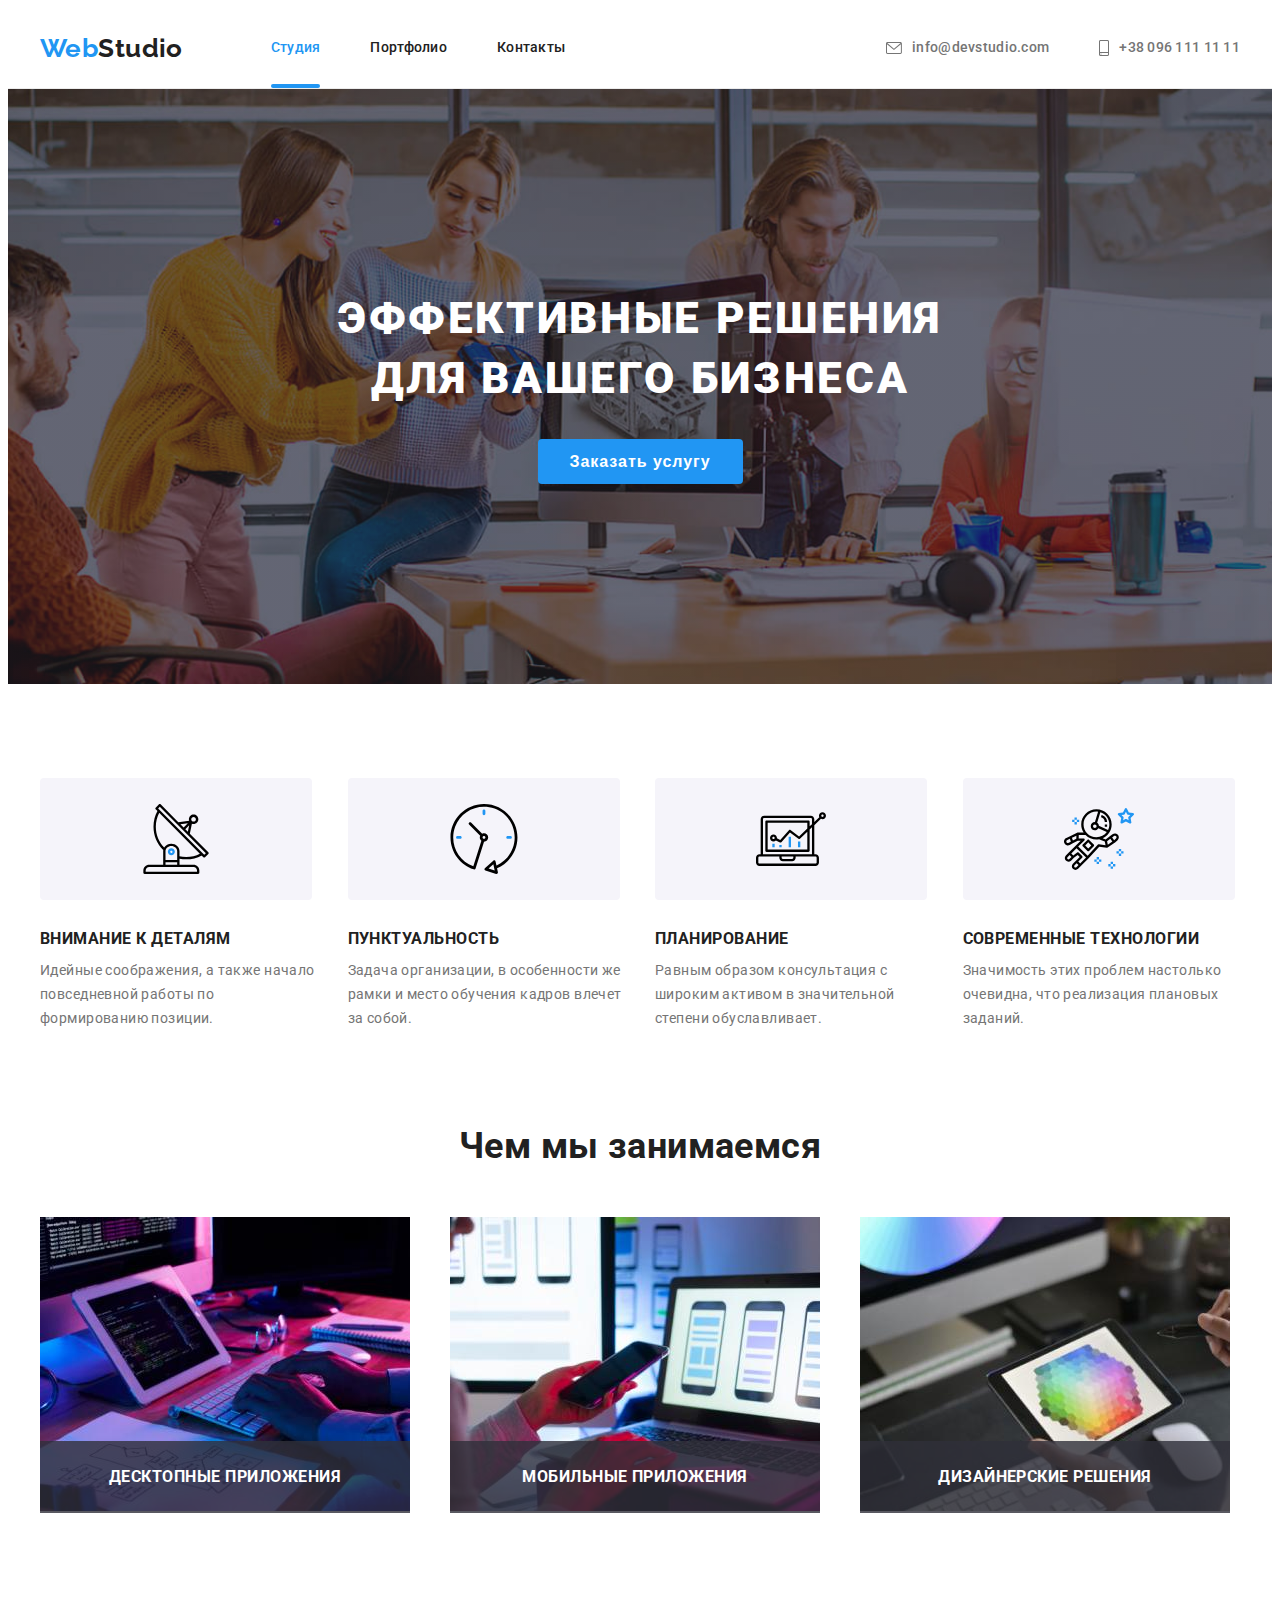
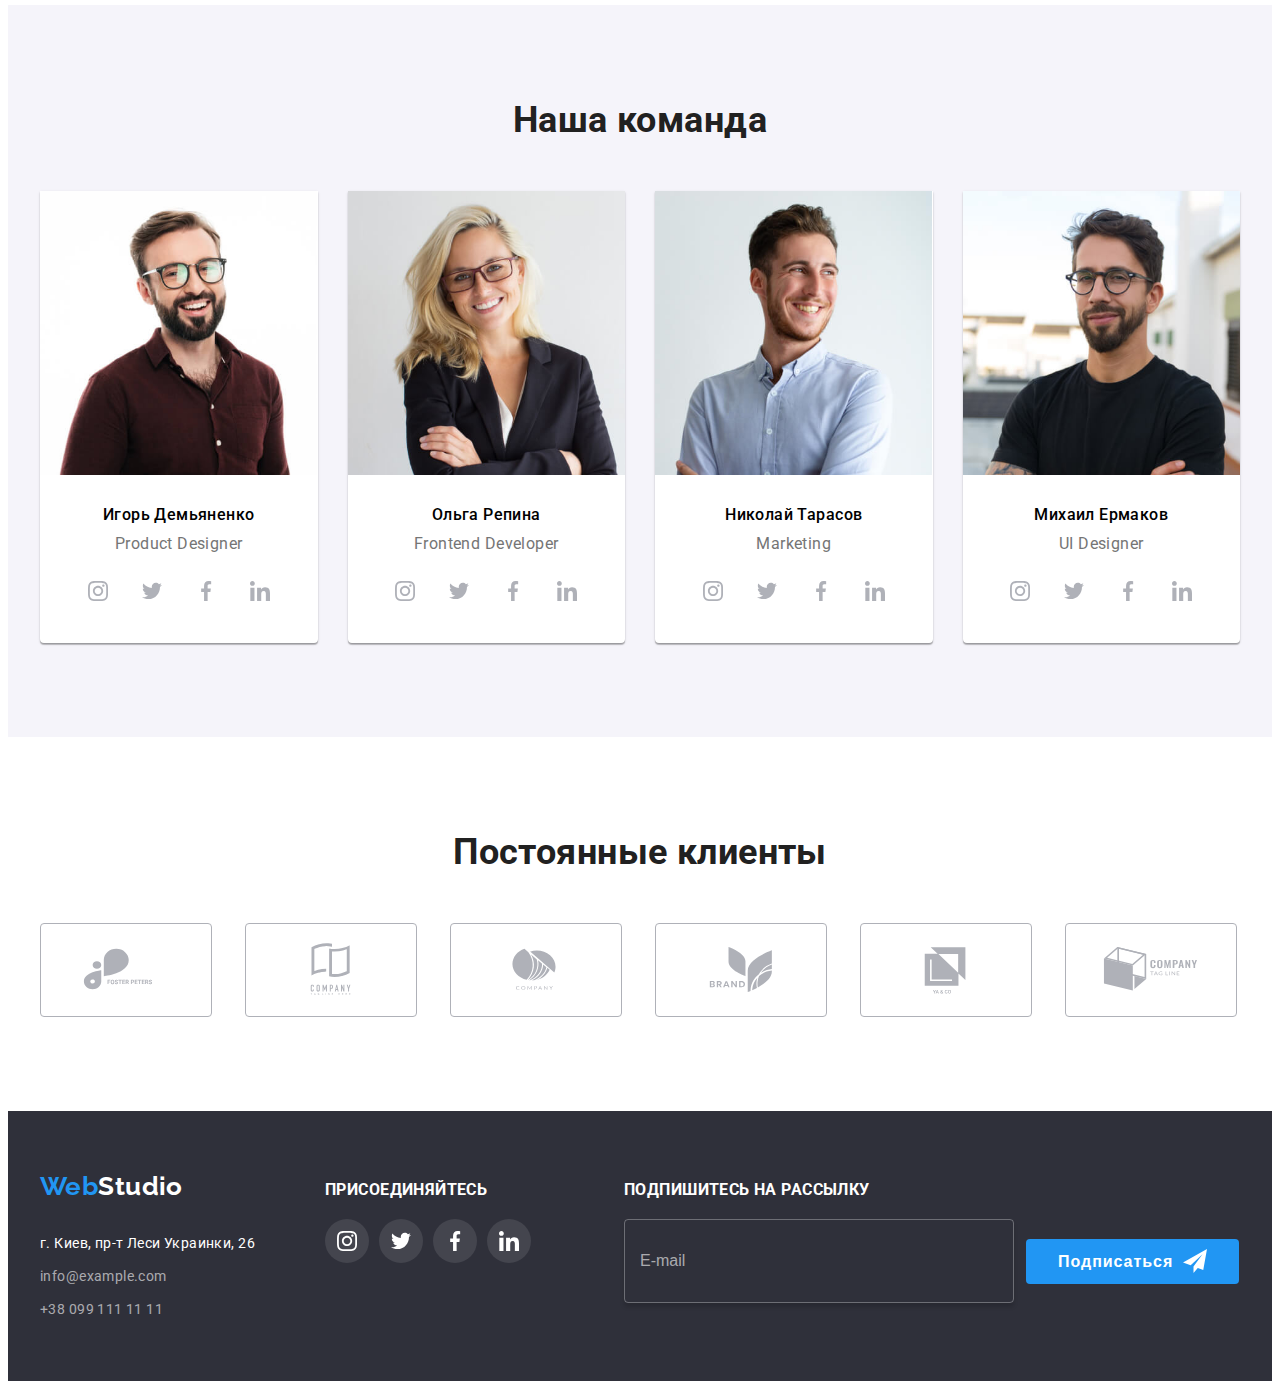
<file: index.html>
<!DOCTYPE html>
<html lang="ru">
  <head>
    <meta charset="UTF-8" />
    <meta http-equiv="X-UA-Compatible" content="IE=edge" />
    <meta name="viewport" content="width=device-width, initial-scale=1.0" />
    <title>Веб студио</title>
    <link rel="preconnect" href="https://fonts.googleapis.com" />
    <link rel="preconnect" href="https://fonts.gstatic.com" crossorigin />
    <link rel="preconnect" href="https://fonts.googleapis.com" />
    <link rel="preconnect" href="https://fonts.gstatic.com" crossorigin />
    <link
      href="https://fonts.googleapis.com/css2?family=Raleway:wght@700&family=Roboto:wght@400;500;700;900&display=swap"
      rel="stylesheet"
    />
    <link
      rel="stylesheet"
      href="https://cdnjs.cloudflare.com/ajax/libs/modern-normalize/1.1.0/modern-normalize.min.css"
      integrity="sha512-wpPYUAdjBVSE4KJnH1VR1HeZfpl1ub8YT/NKx4PuQ5NmX2tKuGu6U/JRp5y+Y8XG2tV+wKQpNHVUX03MfMFn9Q=="
      crossorigin="anonymous"
      referrerpolicy="no-referrer"
    />
    <link rel="stylesheet" href="./css/main.min.css" />
  </head>
  <body>
    <!-- header -->
    <header class="header">
      <div class="container header-container">
        <nav class="header-nav">
          <a class="header__logo logo" href="#" lang="en"
            ><span class="header__logo-part">Web</span>Studio</a
          >
          <ul class="header-nav__list">
            <li class="header-nav__item">
              <a class="header-nav__link current" href="#">Студия</a>
            </li>
            <li class="header-nav__item">
              <a class="header-nav__link" href="./portfolio.html"
                >Портфолио</a
              >
            </li>
            <li class="header-nav__item">
              <a class="header-nav__link" href="#">Контакты</a>
            </li>
          </ul>
        </nav>

        <!-- Mobile menu -->

<button class="burger-btn" data-menu-open>
  <svg class="burger-icon">
    <use href="./images/icons.svg#icon-burger"></use></svg>
</button>
<div class="mobile-menu" data-menu>
  <button class="close-btn" data-menu-close>
    <svg class="close-btn-icon">
      <use href="./images/icons.svg#icon-close_mob"></use></svg>
  </button>
  <div class="mobile-nav">
  <ul class="mobile-nav__list">
    <li class="mobile-nav__item">
      <a class="mobile-nav__link current" href="./index.html">Студия</a>
    </li>
    <li class="mobile-nav__item">
      <a class="mobile-nav__link" href="./portfolio.html"
        >Портфолио</a
      >
    </li>
    <li class="mobile-nav__item">
      <a class="mobile-nav__link" href="#">Контакты</a>
    </li>
  </ul>
</div>
<div class="mobile-contacts">
<ul class="mobile-contacts__list">
  <li class="mobile-contacts__item">
      <a class="mobile-contacts__tel" href="tel.:+380961111111"
        >+38 096 111 11 11
      </a>
    </li>
    <li class="mobile-contacts__item"></li>
    <a class="mobile-contacts__mail" href="mailto:info@devstudio.com">
      info@devstudio.com
    </a>
  </li>
</ul>
<ul class="mobile-social__list">
  <li class="mobile-social__item">
    <a class="mobile-social__link" href="#">Instagram</a>
  </li>
  <li class="mobile-social__item">
    <a class="mobile-social__link" href="#"
      >Twitter</a
    >
  </li>
  <li class="mobile-social__item">
    <a class="mobile-social__link" href="#">Facebook</a>
  </li>
  <li class="mobile-social__item">
    <a class="mobile-social__link" href="#">LinkedIn</a>
  </li>
</ul>
</div>
</div>
<!-- mobile menu -->

        <ul class="contacts">
          <li class="contacts__item">
            <a class="contacts__link" href="mailto:info@devstudio.com">
              <svg class="contacts__icon contacts__icon--mail">
                <use href="./images/icons.svg#icon-envelope"></use></svg>info@devstudio.com
            </a>
          </li>
          <li class="contacts__item">
            <a class="contacts__link" href="tel.:+380961111111">
              <svg class="contacts__icon contacts__icon--phone">
                <use href="./images/icons.svg#icon-smartphone"></use></svg>+38 096 111 11 11
            </a>
          </li>
        </ul>
      </div>
    </header>


      <!-- hero section -->

    <main>
      <section class="hero">
        <div class="container hero__container">
          <h1 class="hero__title">Эффективные решения для вашего бизнеса</h1>
          <button data-modal-open class="btn" type="button">
            Заказать услугу
          </button>
        </div>
      </section>

      <!-- our benefits section-->

      <section class="section">
        <div class="container">
          <h2 class="benefits visually-hidden">Наши преимущества</h2>
          <ul class="benefits__list">
            <li class="benefits__item">
              <div class="benefits__icon">
                <svg width="70" height="70">
                  <use href="./images/icons.svg#icon-antenna"></use>
                </svg>
              </div>
              <h3 class="benefits__title">Внимание к деталям</h3>
              <p class="benefits__text">
                Идейные соображения, а также начало повседневной работы по
                формированию позиции.
              </p>
            </li>
            <li class="benefits__item">
              <div class="benefits__icon">
                <svg width="70" height="70">
                  <use href="./images/icons.svg#icon-clock"></use>
                </svg>
              </div>
              <h3 class="benefits__title">Пунктуальность</h3>
              <p class="benefits__text">
                Задача организации, в особенности же рамки и место обучения
                кадров влечет за собой.
              </p>
            </li>
            <li class="benefits__item">
              <div class="benefits__icon">
                <svg width="70" height="70">
                  <use href="./images/icons.svg#icon-diagram"></use>
                </svg>
              </div>
              <h3 class="benefits__title">Планирование</h3>
              <p class="benefits__text">
                Равным образом консультация с широким активом в значительной
                степени обуславливает.
              </p>
            </li>
            <li class="benefits__item">
              <div class="benefits__icon">
                <svg width="70" height="70">
                  <use href="./images/icons.svg#icon-astronaut"></use>
                </svg>
              </div>
              <h3 class="benefits__title">Современные технологии</h3>
              <p class="benefits__text">
                Значимость этих проблем настолько очевидна, что реализация
                плановых заданий.
              </p>
            </li>
          </ul>
        </div>
      </section>

      <!-- What we do-->

      <section class="works section">
        <div class="container">
          <h2 class="studio-header">Чем мы занимаемся</h2>
          <ul class="works__list works">
            <li class="works__item">
              <div class="works__card">
                <picture>
                  <source media="(min-width: 1200px)" srcset="./images/occ-1-desktop.jpg 1x, ./images/occ-1-desktop@2x.jpg 2x" />
                  <source media="(min-width: 1200px)" srcset="./images/occ-1-desktop.webp 1x, ./images/occ-1-desktop@2x.webp 2x"
                  type="image/webp" />
                <img
                  src="#"
                  alt="Человек пишет код"  
                />
              </picture>
                <h3 class="works__list-title">Десктопные приложения</h3>
              </div>
            </li>
            <li class="works__item">
              <div class="works__card">
                <picture>
                  <source media="(min-width: 1200px)" srcset="./images/occ-2-desktop.jpg 1x, ./images/occ-2-desktop@2x.jpg 2x" />
                  <source media="(min-width: 1200px)" srcset="./images/occ-2-desktop.webp 1x, ./images/occ-2-desktop@2x.webp 2x"
                  type="image/webp" />
                <img
                  src="#"
                  alt="Человек тестирует приложение"
                  
                />
              </picture>
                <h3 class="works__list-title">Мобильные приложения</h3>
              </div>
            </li>
            <li class="works__item">
              <div class="works__card">
                <picture>
                  <source media="(min-width: 1200px)" srcset="./images/occ-3-desktop.jpg 1x, ./images/occ-3-desktop@2x.jpg 2x" />
                  <source media="(min-width: 1200px)" srcset="./images/occ-3-desktop.webp 1x, ./images/occ-3-desktop@2x.webp 2x"
                  type="image/webp" />
                <img
                  src="#"
                  alt="Человек смотрит готовый продукт"
                 
                />
              </picture>
                <h3 class="works__list-title">Дизайнерские решения</h3>
              </div>
            </li>
          </ul>
        </div>
      </section>

      <!-- Our team -->

      <section class="team section">
        <div class="container">
          <h2 class="studio-header">Наша команда</h2>
          <ul class="team__list">
            <li class="team__item">
              <picture>
              <source media="(min-width: 480px)" srcset="./images/team-1.jpg 1x, ./images/team-1@2x.jpg 2x" />
                  <source media="(min-width: 480px)" srcset="./images/team-1.webp 1x, ./images/team-1@2x.webp 2x"
                  type="image/webp" />
                  <source media="(min-width: 768px)" srcset="./images/team-1-tablet.jpg 1x, ./images/team-1-tablet@2x.jpg 2x" />
                  <source media="(min-width: 768px)" srcset="./images/team-1-tablet.webp 1x, ./images/team-1-tablet@2x.webp 2x"
                  type="image/webp" />
                  <source media="(min-width: 1200px)" srcset="./images/team-1-desktop.jpg 1x, ./images/team-1-desktop@2x.jpg 2x" />
                  <source media="(min-width: 1200px)" srcset="./images/team-1-desktop.webp 1x, ./images/team-1-desktop@2x.webp 2x"
                  type="image/webp" />
              <img
                src="./images/team-1.jpg"
                alt="Игорь Демьяненко"
                
              />
            </picture>
              <div class="team__item-description">
                <h3 class="team__title">Игорь Демьяненко</h3>
                <p class="team__text" lang="en">Product Designer</p>
                <ul class="social">
                  <li class="social__item">
                    <a href="" class="social__link">
                      <svg class="social__icon" width="20" height="20">
                        <use href="./images/icons.svg#icon-instagram"></use>
                      </svg>
                    </a>
                  </li>
                  <li class="social__item">
                    <a href="" class="social__link">
                      <svg class="social__icon" width="20" height="20">
                        <use href="./images/icons.svg#icon-twitter"></use>
                      </svg>
                    </a>
                  </li>
                  <li class="social__item">
                    <a href="" class="social__link">
                      <svg class="social__icon" width="20" height="20">
                        <use href="./images/icons.svg#icon-facebook"></use>
                      </svg>
                    </a>
                  </li>
                  <li class="social__item">
                    <a href="" class="social__link">
                      <svg class="social__icon" width="20" height="20">
                        <use href="./images/icons.svg#icon-linkedin"></use>
                      </svg>
                    </a>
                  </li>
                </ul>
              </div>
            </li>
            <li class="team__item">
              <picture>
              <source media="(min-width: 480px)" srcset="./images/team-2.jpg 1x, ./images/team-2@2x.jpg 2x" />
                  <source media="(min-width: 480px)" srcset="./images/team-2.webp 1x, ./images/team-2@2x.webp 2x"
                  type="image/webp" />
                  <source media="(min-width: 768px)" srcset="./images/team-2-tablet.jpg 1x, ./images/team-2-tablet@2x.jpg 2x" />
                  <source media="(min-width: 768px)" srcset="./images/team-2-tablet.webp 1x, ./images/team-2-tablet@2x.webp 2x"
                  type="image/webp" />
                  <source media="(min-width: 1200px)" srcset="./images/team-2-desktop.jpg 1x, ./images/team-2-desktop@2x.jpg 2x" />
                  <source media="(min-width: 1200px)" srcset="./images/team-2-desktop.webp 1x, ./images/team-2-desktop@2x.webp 2x"
                  type="image/webp" />
              <img
                src="./images/team-2.jpg"
                alt="Ольга Репина"
               
              />
            </picture>
              <div class="team__item-description">
                <h3 class="team__title">Ольга Репина</h3>
                <p class="team__text" lang="en">Frontend Developer</p>
                <ul class="social">
                  <li class="social__item">
                    <a href="" class="social__link">
                      <svg class="social__icon" width="20" height="20">
                        <use href="./images/icons.svg#icon-instagram"></use>
                      </svg>
                    </a>
                  </li>
                  <li class="social__item">
                    <a href="" class="social__link">
                      <svg class="social__icon" width="20" height="20">
                        <use href="./images/icons.svg#icon-twitter"></use>
                      </svg>
                    </a>
                  </li>
                  <li class="social__item">
                    <a href="" class="social__link">
                      <svg class="social__icon" width="20" height="20">
                        <use href="./images/icons.svg#icon-facebook"></use>
                      </svg>
                    </a>
                  </li>
                  <li class="social__item">
                    <a href="" class="social__link">
                      <svg class="social__icon" width="20" height="20">
                        <use href="./images/icons.svg#icon-linkedin"></use>
                      </svg>
                    </a>
                  </li>
                </ul>
              </div>
            </li>
            <li class="team__item">
              <picture>
              <source media="(min-width: 480px)" srcset="./images/team-3.jpg 1x, ./images/team-3@2x.jpg 2x" />
              <source media="(min-width: 480px)" srcset="./images/team-3.webp 1x, ./images/team-3@2x.webp 2x"
              type="image/webp" />
              <source media="(min-width: 768px)" srcset="./images/team-3-tablet.jpg 1x, ./images/team-3-tablet@2x.jpg 2x" />
              <source media="(min-width: 768px)" srcset="./images/team-3-tablet.webp 1x, ./images/team-3-tablet@2x.webp 2x"
              type="image/webp" />
              <source media="(min-width: 1200px)" srcset="./images/team-3-desktop.jpg 1x, ./images/team-3-desktop@2x.jpg 2x" />
              <source media="(min-width: 1200px)" srcset="./images/team-3-desktop.webp 1x, ./images/team-3-desktop@2x.webp 2x"
              type="image/webp" />
              <img
                src="./images/team-3.jpg"
                alt="Николай Тарасов"
                
              />
            </picture>
              <div class="team__item-description">
                <h3 class="team__title">Николай Тарасов</h3>
                <p class="team__text" lang="en">Marketing</p>
                <ul class="social">
                  <li class="social__item">
                    <a href="" class="social__link">
                      <svg class="social__icon" width="20" height="20">
                        <use href="./images/icons.svg#icon-instagram"></use>
                      </svg>
                    </a>
                  </li>
                  <li class="social__item">
                    <a href="" class="social__link">
                      <svg class="social__icon" width="20" height="20">
                        <use href="./images/icons.svg#icon-twitter"></use>
                      </svg>
                    </a>
                  </li>
                  <li class="social__item">
                    <a href="" class="social__link">
                      <svg class="social__icon" width="20" height="20">
                        <use href="./images/icons.svg#icon-facebook"></use>
                      </svg>
                    </a>
                  </li>
                  <li class="social__item">
                    <a href="" class="social__link">
                      <svg class="social__icon" width="20" height="20">
                        <use href="./images/icons.svg#icon-linkedin"></use>
                      </svg>
                    </a>
                  </li>
                </ul>
              </div>
            </li>
            <li class="team__item">
              <picture>
                <source media="(min-width: 480px)" srcset="./images/team-4.jpg 1x, ./images/team-4@2x.jpg 2x" />
                <source media="(min-width: 480px)" srcset="./images/team-4.webp 1x, ./images/team-4@2x.webp 2x"
                type="image/webp" />
                <source media="(min-width: 768px)" srcset="./images/team-4-tablet.jpg 1x, ./images/team-4-tablet@2x.jpg 2x" />
                <source media="(min-width: 768px)" srcset="./images/team-4-tablet.webp 1x, ./images/team-4-tablet@2x.webp 2x"
                type="image/webp" />
                <source media="(min-width: 1200px)" srcset="./images/team-4-desktop.jpg 1x, ./images/team-4-desktop@2x.jpg 2x" />
                <source media="(min-width: 1200px)" srcset="./images/team-4-desktop.webp 1x, ./images/team-4-desktop@2x.webp 2x"
                type="image/webp" />
              <img
                src="./images/team-4.jpg"
                alt="Михаил Ермаков"
                
              />
            </picture>
              <div class="team__item-description">
                <h3 class="team__title">Михаил Ермаков</h3>
                <p class="team__text" lang="en">UI Designer</p>
                <ul class="social">
                  <li class="social__item">
                    <a href="" class="social__link">
                      <svg class="social__icon" width="20" height="20">
                        <use href="./images/icons.svg#icon-instagram"></use>
                      </svg>
                    </a>
                  </li>
                  <li class="social__item">
                    <a href="" class="social__link">
                      <svg class="social__icon" width="20" height="20">
                        <use href="./images/icons.svg#icon-twitter"></use>
                      </svg>
                    </a>
                  </li>
                  <li class="social__item">
                    <a href="" class="social__link">
                      <svg class="social__icon" width="20" height="20">
                        <use href="./images/icons.svg#icon-facebook"></use>
                      </svg>
                    </a>
                  </li>
                  <li class="social__item">
                    <a href="" class="social__link">
                      <svg class="social__icon" width="20" height="20">
                        <use href="./images/icons.svg#icon-linkedin"></use>
                      </svg>
                    </a>
                  </li>
                </ul>
              </div>
            </li>
          </ul>
        </div>
      </section>

      <!-- Clients -->

      <section class="section">
        <div class="container">
          <h2 class="clients studio-header">Постоянные клиенты</h2>
          <ul class="clients__list clients__logo">
            <li class="clients__item">
              <a href="" class="clients__link">
                <svg class="clients__icon">
                  <use href="./images/icons.svg#icon-logo_1"></use>
                </svg>
              </a>
            </li>
            <li class="clients__item">
              <a href="" class="clients__link">
                <svg class="clients__icon">
                  <use href="./images/icons.svg#icon-logo_2"></use>
                </svg>
              </a>
            </li>
            <li class="clients__item">
              <a href="" class="clients__link">
                <svg class="clients__icon">
                  <use href="./images/icons.svg#icon-logo_3"></use>
                </svg>
              </a>
            </li>
            <li class="clients__item">
              <a href="" class="clients__link">
                <svg class="clients__icon">
                  <use href="./images/icons.svg#icon-logo_4"></use>
                </svg>
              </a>
            </li>
            <li class="clients__item">
              <a href="" class="clients__link">
                <svg class="clients__icon">
                  <use href="./images/icons.svg#icon-logo_5"></use>
                </svg>
              </a>
            </li>
            <li class="clients__item">
              <a href="" class="clients__link">
                <svg class="clients__icon">
                  <use href="./images/icons.svg#icon-logo_6"></use>
                </svg>
              </a>
            </li>
          </ul>
        </div>
      
    </main>

    <!--footer-->

    <footer class="footer">
      <div class="footer__container container">
        <div class="footer__container-address">
          <a class="logo" href="#" lang="en"
            ><span class="footer__logo header__logo-part">Web</span
            ><span class="footer__logo footer__logo-part">Studio</span></a
          >
          <address class="footer__address">
            <ul class="footer__list">
              <li class="footer__item">
                <a
                  class="footer__address-text"
                  href="https://goo.gl/maps/4cXXEEwMCraJ7tto8"
                  target="_blank"
                  rel="noopener noreferrer"
                  >г. Киев, пр-т Леси Украинки, 26</a
                >
              </li>
              <li class="footer__item">
                <a
                  class="footer__contacts"
                  href="mailto:info@devstudio.com"
                  >info@example.com</a
                >
              </li>
              <li class="footer__item">
                <a class="footer__contacts" href="tel.:+380961111111"
                  >+38 099 111 11 11</a
                >
              </li>
            </ul>
          </address>
        </div>

        <!-- footer-socials -->

        <div class="footer-social">
          <h3 class="footer__title">Присоединяйтесь</h3>
          <ul class="footer-social__list">
            <li class="social__item">
              <a href="" class="footer-social__link">
                <svg class="footer-social__icon" width="20" height="20">
                  <use href="./images/icons.svg#icon-instagram"></use>
                </svg>
              </a>
            </li>
            <li class="social__item">
              <a href="" class="footer-social__link">
                <svg class="footer-social__icon" width="20" height="20">
                  <use href="./images/icons.svg#icon-twitter"></use>
                </svg>
              </a>
            </li>
            <li class="social__item">
              <a href="" class="footer-social__link">
                <svg class="footer-social__icon" width="20" height="20">
                  <use href="./images/icons.svg#icon-facebook"></use>
                </svg>
              </a>
            </li>
            <li class="social__item">
              <a href="" class="footer-social__link">
                <svg class="footer-social__icon" width="20" height="20">
                  <use href="./images/icons.svg#icon-linkedin"></use>
                </svg>
              </a>
            </li>
          </ul>
        </div> 

         <form class="subscribe-form">
          <h3 class="footer__title">Подпишитесь на рассылку</h3>
          <div class="form__position">
            <label class="subsribe-form__lebel">
              <input
                type="email"
                class="subsribe-form__input"
                placeholder="E-mail"
                name="subscribtion"
              />
            </label>
            <button class="btn subsribe-form__btn" type="submit">
              Подписаться
              <svg class="subsribe-form__icon">
                <use href="./images/icons.svg#icon-icon_send"></use>
              </svg>
            </button>
          </div>
        </form>
      </div>
    </footer> 

    <div class="backdrop is-hidden" data-modal>
      <div class="modal">
        <button data-modal-close class="modal__button-close">
          <svg class="modal__icon-close" width="18" height="18">
            <use href="./images/icons.svg#icon-close_button"></use>
          </svg>
        </button>

        <form action="#" class="modal-form">
          <p class="modal-form__title">
            Оставьте свои данные, мы вам перезвоним
          </p>

          <label class="modal-form__field"
            >Имя
            <span class="modal-form__wrapper">
              <input type="text" class="modal-form__input" name="user-name" />
              <svg class="modal-form__icon">
                <use href="./images/icons.svg#icon-person"></use>
              </svg>
            </span>
          </label>
          <label class="modal-form__field"
            >Телефон
            <span class="modal-form__wrapper">
              <input type="tel" class="modal-form__input" name="user-tel" />
              <svg class="modal-form__icon">
                <use href="./images/icons.svg#icon-phone-modal"></use>
              </svg>
            </span>
          </label>
          <label class="modal-form__field"
            >Почта
            <span class="modal-form__wrapper">
              <input type="email" class="modal-form__input" name="user-mail" />
              <svg class="modal-form__icon">
                <use href="./images/icons.svg#icon-email-modal"></use>
              </svg>
            </span>
          </label>
          <label class="modal-form__field"
            >Комментарии
            <textarea
              class="modal-form__comment"
              name="user-comment"
              placeholder="Введите текст"
            ></textarea>
          </label>
          <input
            type="checkbox"
            name="agreement"
            id="policy"
            class="modal-form__checkbox"
          />
          <label for="policy" class="policy__lebel policy__text"
            >Соглашаюсь с рассылкой и принимаю&nbsp;
            <a href="" class="policy__link">Условия договора</a></label
          >

          <button class="btn send-btn" type="submit">Отправить</button>
        </form>
      </div>
    </div>
    <script src="./js/modal.js"></script>
    <script src="./js/mobile-menu.js"></script>
  </body>
</html>
</file>
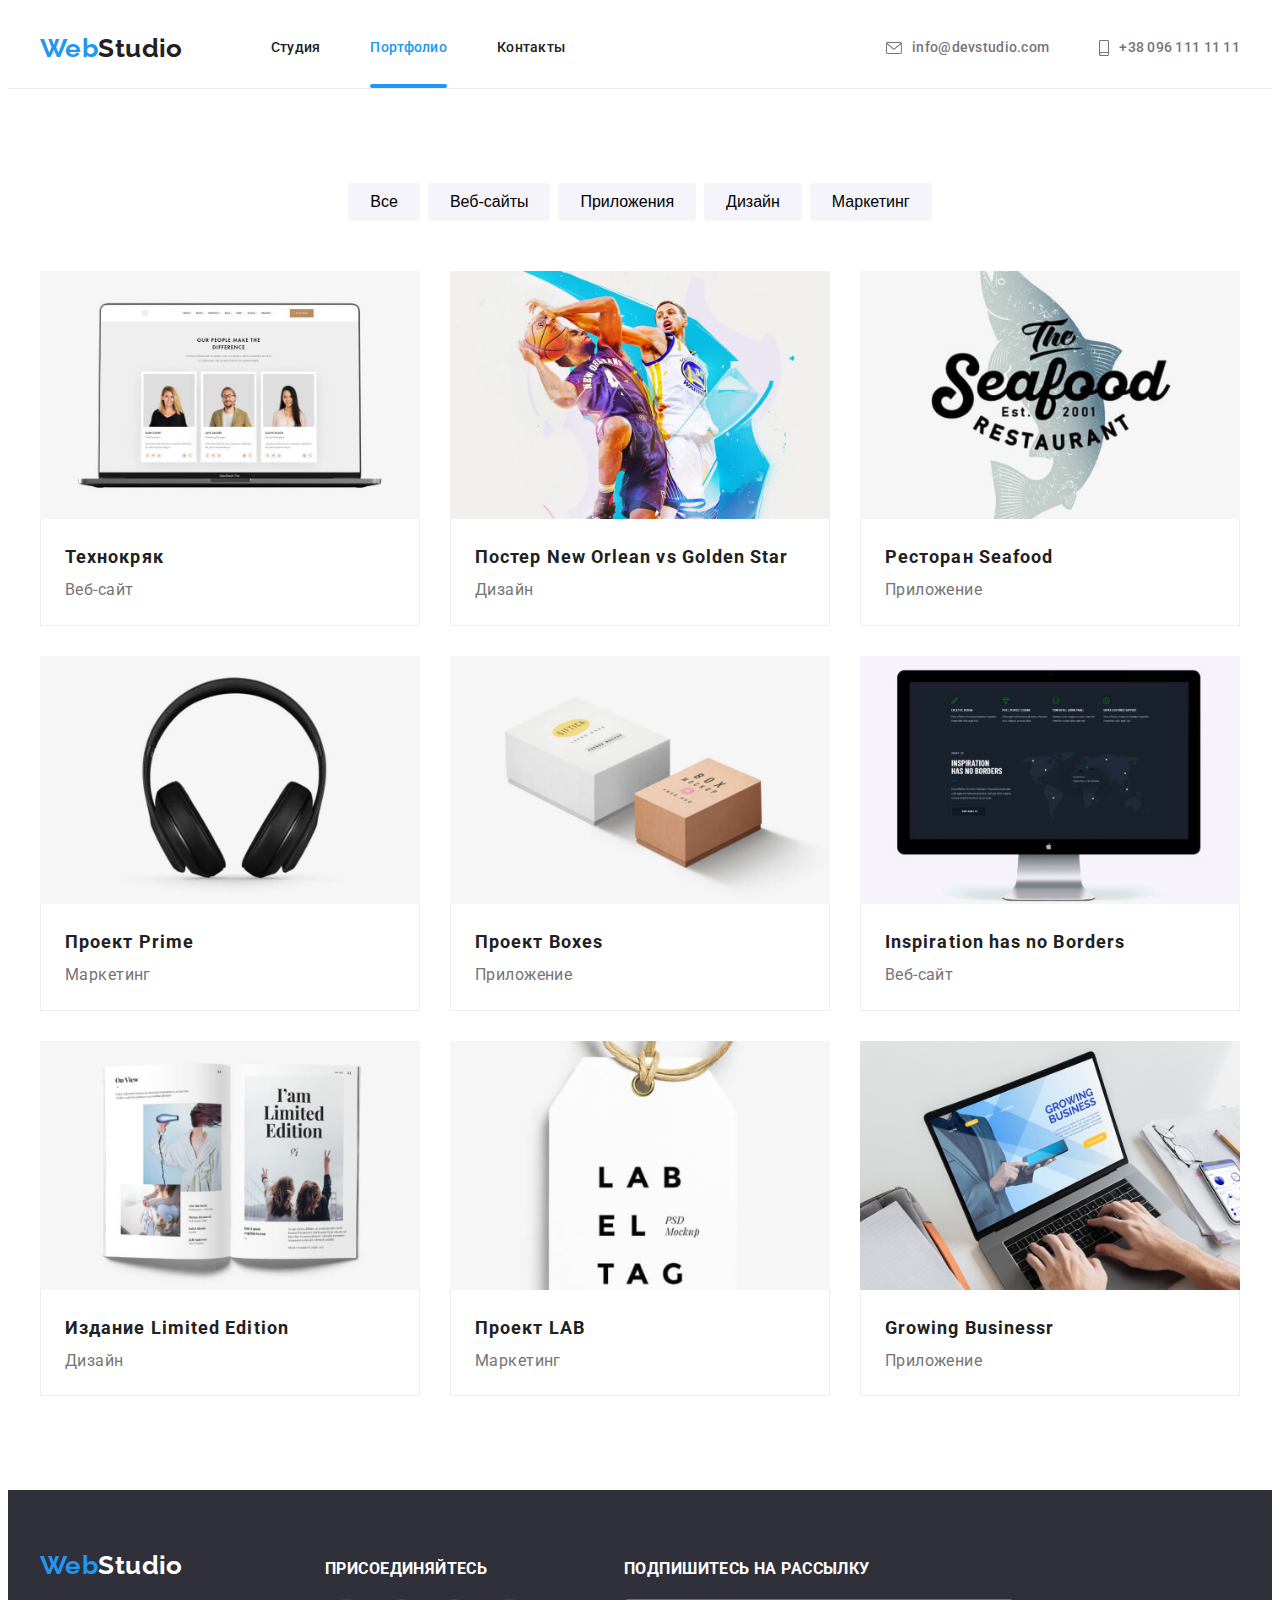
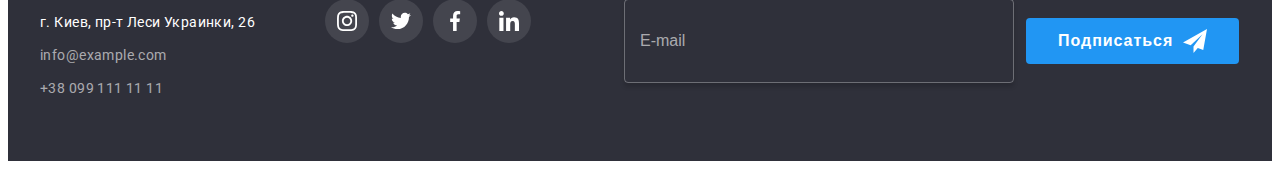
<file: portfolio.html>
<!DOCTYPE html>
<html lang="en">
  <head>
    <meta charset="UTF-8" />
    <meta http-equiv="X-UA-Compatible" content="IE=edge" />
    <meta name="viewport" content="width=device-width, initial-scale=1.0" />
    <title>Document</title>
    <link rel="preconnect" href="https://fonts.googleapis.com" />
    <link rel="preconnect" href="https://fonts.gstatic.com" crossorigin />
    <link rel="preconnect" href="https://fonts.googleapis.com" />
    <link rel="preconnect" href="https://fonts.gstatic.com" crossorigin />
    <link
      href="https://fonts.googleapis.com/css2?family=Raleway:wght@700&family=Roboto:wght@400;500;700;900&display=swap"
      rel="stylesheet"
    />
    <link
      rel="stylesheet"
      href="https://cdnjs.cloudflare.com/ajax/libs/modern-normalize/1.1.0/modern-normalize.min.css"
      integrity="sha512-wpPYUAdjBVSE4KJnH1VR1HeZfpl1ub8YT/NKx4PuQ5NmX2tKuGu6U/JRp5y+Y8XG2tV+wKQpNHVUX03MfMFn9Q=="
      crossorigin="anonymous"
      referrerpolicy="no-referrer"
    />
    <link rel="stylesheet" href="./css/main.min.css" />
  </head>
  <body>
    <!-- header -->
    <header class="header">
      
      <div class="container header-container">
        <nav class="header-nav">
          <a class="header__logo logo" href="#" lang="en"
            ><span class="header__logo-part">Web</span>Studio</a
          >
          <ul class="header-nav__list">
            <li class="header-nav__item">
              <a class="header-nav__link" href="./index.html">Студия</a>
            </li>
            <li class="header-nav__item">
              <a class="header-nav__link current" href="#">Портфолио</a>
            </li>
            <li class="header-nav__item">
              <a class="header-nav__link" href="#">Контакты</a>
            </li>
          </ul>
        </nav>
         <!-- Mobile menu -->

<button class="burger-btn" data-menu-open>
  <svg class="burger-icon">
    <use href="./images/icons.svg#icon-burger"></use></svg>
</button>
<div class="mobile-menu" data-menu>
  <button class="close-btn" data-menu-close>
    <svg class="close-btn-icon">
      <use href="./images/icons.svg#icon-close_mob"></use></svg>
  </button>
  <div class="mobile-nav">
  <ul class="mobile-nav__list">
    <li class="mobile-nav__item">
      <a class="mobile-nav__link" href="./index.html">Студия</a>
    </li>
    <li class="mobile-nav__item">
      <a class="mobile-nav__link current" href="./portfolio.html"
        >Портфолио</a
      >
    </li>
    <li class="mobile-nav__item">
      <a class="mobile-nav__link" href="#">Контакты</a>
    </li>
  </ul>
</div>
<div class="mobile-contacts">
<ul class="mobile-contacts__list">
  <li class="mobile-contacts__item">
      <a class="mobile-contacts__tel" href="tel.:+380961111111"
        >+38 096 111 11 11
      </a>
    </li>
    <li class="mobile-contacts__item"></li>
    <a class="mobile-contacts__mail" href="mailto:info@devstudio.com">
      info@devstudio.com
    </a>
  </li>
</ul>
<ul class="mobile-social__list">
  <li class="mobile-social__item">
    <a class="mobile-social__link" href="#">Instagram</a>
  </li>
  <li class="mobile-social__item">
    <a class="mobile-social__link" href="#"
      >Twitter</a
    >
  </li>
  <li class="mobile-social__item">
    <a class="mobile-social__link" href="#">Facebook</a>
  </li>
  <li class="mobile-social__item">
    <a class="mobile-social__link" href="#">LinkedIn</a>
  </li>
</ul>
</div>
</div>
<!-- mobile menu -->
        <ul class="contacts">
          <li class="contacts__item">
            <a class="contacts__link" href="mailto:info@devstudio.com">
              <svg class="contacts__icon" width="16" height="12">
                <use href="./images/icons.svg#icon-envelope"></use></svg>info@devstudio.com
            </a>
          </li>
          <li class="contacts__item">
            <a class="contacts__link" href="tel.:+380961111111"
              ><svg class="contacts__icon" width="10" height="16">
                <use href="./images/icons.svg#icon-smartphone"></use></svg>+38 096 111 11 11
            </a>
          </li>
        </ul>
      </div>
    </header>
    <main>
      <!-- filter -->
      <section class="section">
        <div class="container">
          <h1 class="visually-hidden">Наши проекты</h1>
          <ul class="portfolio">
            <li class="portfolio__item">
              <button type="button" class="portfolio__btn">Все</button>
            </li>
            <li class="portfolio__item">
              <button type="button" class="portfolio__btn">Веб-сайты</button>
            </li>
            <li class="portfolio__item">
              <button type="button" class="portfolio__btn">Приложения</button>
            </li>
            <li class="portfolio__item">
              <button type="button" class="portfolio__btn">Дизайн</button>
            </li>
            <li class="portfolio__item">
              <button type="button" class="portfolio__btn">Маркетинг</button>
            </li>
          </ul>
          <!-- Examples -->

          <ul class="examples list">
            <li class="examples__item">
              <a class="examples__link" href="">
                <div class="examples__overlay">
                  <p class="examples__overlay-text">
                    Технокряк это современная площадка распространения
                    коронавируса. Компании используют эту платформу для
                    цифрового шпионажа и атак на защищённые сервера конкурентов.
                  </p>
                  <picture>
                  <source media="(min-width: 480px)" srcset="./images/works-1.jpg 1x, ./images/works-1@2x.jpg 2x" />
                  <source media="(min-width: 480px)" srcset="./images/works-1.webp 1x, ./images/works-1@2x.webp 2x"
                  type="image/webp" />
                  <source media="(min-width: 768px)" srcset="./images/works-1-tablet.jpg 1x, ./images/works-1-tablet@2x.jpg 2x" />
                  <source media="(min-width: 768px)" srcset="./images/works-1-tablet.webp 1x, ./images/works-1-tablet@2x.webp 2x"
                  type="image/webp" />
                  <source media="(min-width: 1200px)" srcset="./images/works-1-desktop.jpg 1x, ./images/works-1-desktop@2x.jpg 2x" />
                  <source media="(min-width: 1200px)" srcset="./images/works-1-desktop.webp 1x, ./images/works-1-desktop@2x.webp 2x"
                  type="image/webp" />
                  <img
                    src="./images/works-1.jpg"
                    alt="Технокряк"
                    
                  />
                </picture>
                </div>
                <div class="examples__description">
                  <h2 class="examples__title">Технокряк</h2>
                  <p class="examples__text">Веб-сайт</p>
                </div>
              </a>
            </li>
            <li class="examples__item">
              <a class="examples__link" href="">
                <div class="examples__overlay">
                  <p class="examples__overlay-text">
                    Технокряк это современная площадка распространения
                    коронавируса. Компании используют эту платформу для
                    цифрового шпионажа и атак на защищённые сервера конкурентов.
                  </p>
                  <picture>
                    <source media="(min-width: 480px)" srcset="./images/works-2.jpg 1x, ./images/works-2@2x.jpg 2x" />
                    <source media="(min-width: 480px)" srcset="./images/works-2.webp 1x, ./images/works-2@2x.webp 2x"
                    type="image/webp" />
                    <source media="(min-width: 768px)" srcset="./images/works-2-tablet.jpg 1x, ./images/works-2-tablet@2x.jpg 2x" />
                    <source media="(min-width: 768px)" srcset="./images/works-2-tablet.webp 1x, ./images/works-2-tablet@2x.webp 2x"
                    type="image/webp" />
                    <source media="(min-width: 1200px)" srcset="./images/works-2-desktop.jpg 1x, ./images/works-2-desktop@2x.jpg 2x" />
                    <source media="(min-width: 1200px)" srcset="./images/works-2-desktop.webp 1x, ./images/works-2-desktop@2x.webp 2x"
                    type="image/webp" />
                  <img
                    src="./images/works-2.jpg"
                    alt="Постер New Orlean vs Golden Star"
                    
                  />
                </picture>
                </div>
                <div class="examples__description">
                  <h2 class="examples__title">
                    Постер New Orlean vs Golden Star
                  </h2>
                  <p class="examples__text">Дизайн</p>
                </div>
              </a>
            </li>

            <li class="examples__item">
              <a class="examples__link" href="">
                <div class="examples__overlay">
                  <p class="examples__overlay-text">
                    Технокряк это современная площадка распространения
                    коронавируса. Компании используют эту платформу для
                    цифрового шпионажа и атак на защищённые сервера конкурентов.
                  </p>
                  <picture>
                    <source media="(min-width: 480px)" srcset="./images/works-3.jpg 1x, ./images/works-3@2x.jpg 2x" />
                    <source media="(min-width: 480px)" srcset="./images/works-3.webp 1x, ./images/works-3@2x.webp 2x"
                    type="image/webp" />
                    <source media="(min-width: 768px)" srcset="./images/works-3-tablet.jpg 1x, ./images/works-3-tablet@2x.jpg 2x" />
                    <source media="(min-width: 768px)" srcset="./images/works-3-tablet.webp 1x, ./images/works-3-tablet@2x.webp 2x"
                    type="image/webp" />
                    <source media="(min-width: 1200px)" srcset="./images/works-3-desktop.jpg 1x, ./images/works-3-desktop@2x.jpg 2x" />
                    <source media="(min-width: 1200px)" srcset="./images/works-3-desktop.webp 1x, ./images/works-3-desktop@2x.webp 2x"
                    type="image/webp" />
                  <img
                    src="./images/works-3.jpg"
                    alt="Ресторан Seafood"
                   
                  />
                </picture>
                </div>
                <div class="examples__description">
                  <h2 class="examples__title">Ресторан Seafood</h2>
                  <p class="examples__text">Приложение</p>
                </div>
              </a>
            </li>

            <li class="examples__item">
              <a class="examples__link" href="">
                <div class="examples__overlay">
                  <p class="examples__overlay-text">
                    Технокряк это современная площадка распространения
                    коронавируса. Компании используют эту платформу для
                    цифрового шпионажа и атак на защищённые сервера конкурентов.
                  </p>
                  <picture>
                    <source media="(min-width: 480px)" srcset="./images/works-4.jpg 1x, ./images/works-4@2x.jpg 2x" />
                    <source media="(min-width: 480px)" srcset="./images/works-4.webp 1x, ./images/works-4@2x.webp 2x"
                    type="image/webp" />
                    <source media="(min-width: 768px)" srcset="./images/works-4-tablet.jpg 1x, ./images/works-4-tablet@2x.jpg 2x" />
                    <source media="(min-width: 768px)" srcset="./images/works-4-tablet.webp 1x, ./images/works-4-tablet@2x.webp 2x"
                    type="image/webp" />
                    <source media="(min-width: 1200px)" srcset="./images/works-4-desktop.jpg 1x, ./images/works-4-desktop@2x.jpg 2x" />
                    <source media="(min-width: 1200px)" srcset="./images/works-4-desktop.webp 1x, ./images/works-4-desktop@2x.webp 2x"
                    type="image/webp" />
                  <img
                    src="./images/works-4.jpg"
                    alt="Проект Prime"
                   
                  />
                </picture>
                </div>
                <div class="examples__description">
                  <h2 class="examples__title">Проект Prime</h2>
                  <p class="examples__text">Маркетинг</p>
                </div>
              </a>
            </li>

            <li class="examples__item">
              <a class="examples__link" href="">
                <div class="examples__overlay">
                  <p class="examples__overlay-text">
                    Технокряк это современная площадка распространения
                    коронавируса. Компании используют эту платформу для
                    цифрового шпионажа и атак на защищённые сервера конкурентов.
                  </p>
                  <picture>
                    <source media="(min-width: 480px)" srcset="./images/works-5.jpg 1x, ./images/works-5@2x.jpg 2x" />
                    <source media="(min-width: 480px)" srcset="./images/works-5.webp 1x, ./images/works-5@2x.webp 2x"
                    type="image/webp" />
                    <source media="(min-width: 768px)" srcset="./images/works-5-tablet.jpg 1x, ./images/works-5-tablet@2x.jpg 2x" />
                    <source media="(min-width: 768px)" srcset="./images/works-5-tablet.webp 1x, ./images/works-5-tablet@2x.webp 2x"
                    type="image/webp" />
                    <source media="(min-width: 1200px)" srcset="./images/works-5-desktop.jpg 1x, ./images/works-5-desktop@2x.jpg 2x" />
                    <source media="(min-width: 1200px)" srcset="./images/works-5-desktop.webp 1x, ./images/works-5-desktop@2x.webp 2x"
                    type="image/webp" />
                  <img
                    src="./images/works-5.jpg"
                    alt="Проект Boxes"
                    
                  />
                </picture>
                </div>
                <div class="examples__description">
                  <h2 class="examples__title">Проект Boxes</h2>
                  <p class="examples__text">Приложение</p>
                </div>
              </a>
            </li>

            <li class="examples__item">
              <a class="examples__link" href="">
                <div class="examples__overlay">
                  <p class="examples__overlay-text">
                    Технокряк это современная площадка распространения
                    коронавируса. Компании используют эту платформу для
                    цифрового шпионажа и атак на защищённые сервера конкурентов.
                  </p>
                  <picture>
                    <source media="(min-width: 480px)" srcset="./images/works-6.jpg 1x, ./images/works-6@2x.jpg 2x" />
                    <source media="(min-width: 480px)" srcset="./images/works-6.webp 1x, ./images/works-6@2x.webp 2x"
                    type="image/webp" />
                    <source media="(min-width: 768px)" srcset="./images/works-6-tablet.jpg 1x, ./images/works-6-tablet@2x.jpg 2x" />
                    <source media="(min-width: 768px)" srcset="./images/works-6-tablet.webp 1x, ./images/works-6-tablet@2x.webp 2x"
                    type="image/webp" />
                    <source media="(min-width: 1200px)" srcset="./images/works-6-desktop.jpg 1x, ./images/works-6-desktop@2x.jpg 2x" />
                    <source media="(min-width: 1200px)" srcset="./images/works-6-desktop.webp 1x, ./images/works-6-desktop@2x.webp 2x"
                    type="image/webp" />
                  <img
                    src="./images/works-6.jpg"
                    alt="Inspiration has no Borders"
                   
                  />
                </picture>
                </div>
                <div class="examples__description">
                  <h2 class="examples__title">Inspiration has no Borders</h2>
                  <p class="examples__text">Веб-сайт</p>
                </div>
              </a>
            </li>

            <li class="examples__item">
              <a class="examples__link" href="">
                <div class="examples__overlay">
                  <p class="examples__overlay-text">
                    Технокряк это современная площадка распространения
                    коронавируса. Компании используют эту платформу для
                    цифрового шпионажа и атак на защищённые сервера конкурентов.
                  </p>
                  <picture>
                    <source media="(min-width: 480px)" srcset="./images/works-7.jpg 1x, ./images/works-7@2x.jpg 2x" />
                    <source media="(min-width: 480px)" srcset="./images/works-7.webp 1x, ./images/works-7@2x.webp 2x"
                    type="image/webp" />
                    <source media="(min-width: 768px)" srcset="./images/works-7-tablet.jpg 1x, ./images/works-7-tablet@2x.jpg 2x" />
                    <source media="(min-width: 768px)" srcset="./images/works-7-tablet.webp 1x, ./images/works-7-tablet@2x.webp 2x"
                    type="image/webp" />
                    <source media="(min-width: 1200px)" srcset="./images/works-7-desktop.jpg 1x, ./images/works-7-desktop@2x.jpg 2x" />
                    <source media="(min-width: 1200px)" srcset="./images/works-7-desktop.webp 1x, ./images/works-7-desktop@2x.webp 2x"
                    type="image/webp" />
                  <img
                    src="./images/works-7.jpg"
                    alt="Издание Limited Edition"
                    
                  />
                </picture>
                </div>
                <div class="examples__description">
                  <h2 class="examples__title">Издание Limited Edition</h2>
                  <p class="examples__text">Дизайн</p>
                </div>
              </a>
            </li>

            <li class="examples__item">
              <a class="examples__link" href="">
                <div class="examples__overlay">
                  <p class="examples__overlay-text">
                    Технокряк это современная площадка распространения
                    коронавируса. Компании используют эту платформу для
                    цифрового шпионажа и атак на защищённые сервера конкурентов.
                  </p>
                  <picture>
                    <source media="(min-width: 480px)" srcset="./images/works-8.jpg 1x, ./images/works-8@2x.jpg 2x" />
                    <source media="(min-width: 480px)" srcset="./images/works-8.webp 1x, ./images/works-8@2x.webp 2x"
                    type="image/webp" />
                    <source media="(min-width: 768px)" srcset="./images/works-8-tablet.jpg 1x, ./images/works-8-tablet@2x.jpg 2x" />
                    <source media="(min-width: 768px)" srcset="./images/works-8-tablet.webp 1x, ./images/works-8-tablet@2x.webp 2x"
                    type="image/webp" />
                    <source media="(min-width: 1200px)" srcset="./images/works-8-desktop.jpg 1x, ./images/works-8-desktop@2x.jpg 2x" />
                    <source media="(min-width: 1200px)" srcset="./images/works-8-desktop.webp 1x, ./images/works-8-desktop@2x.webp 2x"
                    type="image/webp" />
                  <img
                    src="./images/works-8.jpg"
                    alt="Проект LAB"
                   
                  />
                </picture>
                </div>
                <div class="examples__description">
                  <h2 class="examples__title">Проект LAB</h2>
                  <p class="examples__text">Маркетинг</p>
                </div>
              </a>
            </li>

            <li class="examples__item">
              <a class="examples__link" href="">
                <div class="examples__overlay">
                  <p class="examples__overlay-text">
                    Технокряк это современная площадка распространения
                    коронавируса. Компании используют эту платформу для
                    цифрового шпионажа и атак на защищённые сервера конкурентов.
                  </p>
                  <picture>
                    <source media="(min-width: 480px)" srcset="./images/works-9.jpg 1x, ./images/works-9@2x.jpg 2x" />
                    <source media="(min-width: 480px)" srcset="./images/works-9.webp 1x, ./images/works-9@2x.webp 2x"
                    type="image/webp" />
                    <source media="(min-width: 768px)" srcset="./images/works-9-tablet.jpg 1x, ./images/works-9-tablet@2x.jpg 2x" />
                    <source media="(min-width: 768px)" srcset="./images/works-9-tablet.webp 1x, ./images/works-9-tablet@2x.webp 2x"
                    type="image/webp" />
                    <source media="(min-width: 1200px)" srcset="./images/works-9-desktop.jpg 1x, ./images/works-9-desktop@2x.jpg 2x" />
                    <source media="(min-width: 1200px)" srcset="./images/works-9-desktop.webp 1x, ./images/works-9-desktop@2x.webp 2x"
                    type="image/webp" />
                  <img
                    src="./images/works-9.jpg"
                    alt="Growing Business"
                    
                  />
                </picture>
                </div>
                <div class="examples__description">
                  <h2 class="examples__title">Growing Businessr</h2>
                  <p class="examples__text">Приложение</p>
                </div>
              </a>
            </li>
          </ul>
        </div>
      </section>
    </main>

    <!-- footer -->
    <footer class="footer">
      <div class="footer__container container">
        <div class="footer__container-address">
          <a class="logo" href="#" lang="en"
            ><span class="footer__logo header__logo-part">Web</span
            ><span class="footer__logo footer__logo-part">Studio</span></a
          >
          <address class="footer__address">
            <ul class="footer__list">
              <li class="footer__item">
                <a
                  class="footer__address-text"
                  href="https://goo.gl/maps/4cXXEEwMCraJ7tto8"
                  target="_blank"
                  rel="noopener noreferrer"
                  >г. Киев, пр-т Леси Украинки, 26</a
                >
              </li>
              <li class="footer__item">
                <a
                  class="footer__contacts"
                  href="mailto:info@devstudio.com"
                  >info@example.com</a
                >
              </li>
              <li class="footer__item">
                <a class="footer__contacts" href="tel.:+380961111111"
                  >+38 099 111 11 11</a
                >
              </li>
            </ul>
          </address>
        </div>

        <!-- footer-socials -->

        <div class="footer-social">
          <h3 class="footer__title">Присоединяйтесь</h3>
          <ul class="footer-social__list">
            <li class="social__item">
              <a href="" class="footer-social__link">
                <svg class="footer-social__icon" width="20" height="20">
                  <use href="./images/icons.svg#icon-instagram"></use>
                </svg>
              </a>
            </li>
            <li class="social__item">
              <a href="" class="footer-social__link">
                <svg class="footer-social__icon" width="20" height="20">
                  <use href="./images/icons.svg#icon-twitter"></use>
                </svg>
              </a>
            </li>
            <li class="social__item">
              <a href="" class="footer-social__link">
                <svg class="footer-social__icon" width="20" height="20">
                  <use href="./images/icons.svg#icon-facebook"></use>
                </svg>
              </a>
            </li>
            <li class="social__item">
              <a href="" class="footer-social__link">
                <svg class="footer-social__icon" width="20" height="20">
                  <use href="./images/icons.svg#icon-linkedin"></use>
                </svg>
              </a>
            </li>
          </ul>
        </div>

        <form class="subscribe-form">
          <h3 class="footer__title">Подпишитесь на рассылку</h3>
          <div class="form__position">
            <label class="subsribe-form__lebel">
              <input
                type="email"
                class="subsribe-form__input"
                placeholder="E-mail"
                name="subscribtion"
              />
            </label>
            <button class="btn subsribe-form__btn" type="submit">
              Подписаться
              <svg class="subsribe-form__icon">
                <use href="./images/icons.svg#icon-icon_send"></use>
              </svg>
            </button>
          </div>
        </form>
      </div>
    </footer>
    <script src="./js/mobile-menu.js"></script>
  </body>
</html>
</file>
<file: css/main.min.css>
:root{--primary-title-color: #212121;--second-text-color: #757575;--third-text-color: #ffffff;--accent-color: #2196f3;--portfolio-btn-color: #f5f4fa;--address-hover-color: #188ce8;--item-border: #eeeeee;--timing-function: cubic-bezier(0.4, 0, 0.2, 1)}.visually-hidden{position:absolute;white-space:nowrap;width:1px;height:1px;overflow:hidden;border:0;padding:0;clip:rect(0 0 0 0);clip-path:inset(50%);margin:-1px}body{font-family:"Roboto", sans-serif;font-size:14px;letter-spacing:0.03em}p,h1,h2,h3,h4,h5,h6{margin:0}a{text-decoration:none}ul{margin:0;padding:0;list-style:none}img{display:block;max-width:100%;height:auto;background-color:#000000}.header-nav__link.current{color:var(--accent-color)}.header-nav__link.current::after{content:"";position:absolute;left:0;bottom:0;display:block;width:100%;height:4px;background-color:var(--accent-color);border-radius:2px}.mobile-nav__link.current{color:var(--accent-color)}.container{padding-left:15px;padding-right:15px;margin:0 auto}@media screen and (min-width: 480px){.container{width:480px}}@media screen and (min-width: 768px){.container{width:768px}}@media screen and (min-width: 1200px){.container{width:1200px}}.section{padding-top:94px;padding-bottom:94px}@media screen and (max-width: 1199px){.section{padding-top:60px;padding-bottom:60px}}.logo{font-family:Raleway;font-weight:700;font-size:26px;line-height:1.19;color:var(--primary-title-color)}.btn{margin-top:30px;padding:10px 32px;border-radius:4px;border:0px;font-weight:700;font-size:16px;line-height:1.6;align-items:center;text-align:center;letter-spacing:0.06em;color:var(--third-text-color);background-color:var(--accent-color);cursor:pointer;transition:background-color 250ms var(--timing-function)}.btn:hover,.btn:focus{background-color:#188ce8}.studio-header{margin-bottom:30px;font-weight:700;font-size:36px;line-height:1.17;text-align:center;color:var(--primary-title-color)}@media screen and (min-width: 1200px){.studio-header{margin-bottom:50px}}.social{display:flex;justify-content:center}.social__item{width:44px;height:44px;margin-right:10px}.social__item:last-child{margin-right:0}.social__icon{fill:#afb1b8;transition:fill 250ms var(--timing-function)}.social__link:hover .social__icon,.social__link:focus .social__icon{fill:var(--third-text-color)}.social__link{display:flex;align-items:center;justify-content:center;width:100%;height:100%;border-radius:50%;transition:background-color 250ms var(--timing-function)}.social__link:hover,.social__link:focus{background-color:var(--accent-color)}.backdrop{position:fixed;top:0;left:0;width:100%;height:100%;overflow-y:auto;background-color:rgba(0,0,0,0.2);transition:opacity 250ms var(--timing-function),visibility 250ms var(--timing-function)}.backdrop.is-hidden{visibility:hidden;opacity:0;pointer-events:none}.modal{position:absolute;top:93px;left:50%;transform:translateX(-50%) scale(1);padding:40px;width:100%;border-radius:4px;background-color:var(--third-text-color);box-shadow:0px 4px 4px rgba(0,0,0,0.25)}@media screen and (min-width: 480px){.modal{width:450px}}@media screen and (min-width: 1200px){.modal{width:528px}}.modal-form{display:flex;flex-direction:column}.modal-form__title{margin-bottom:12px;font-weight:700;font-size:20px;line-height:1.15;text-align:center;color:var(--primary-title-color)}.modal-form__field{font-size:12px;line-height:1, 7;letter-spacing:0.01em;color:var(--second-text-color);margin-bottom:20px}.modal-form__wrapper{display:block;margin-top:4px;position:relative}.modal-form__input{padding-left:40px;width:100%;height:40px;border-radius:4px;border:1px solid rgba(33,33,33,0.2);cursor:pointer;transition:border-color 250ms var(--timing-function)}.modal-form__input:focus{outline:none;border-color:var(--accent-color)}.modal-form__comment{display:block;padding:12px 16px;width:100%;height:120px;border-radius:4px;border:1px solid rgba(33,33,33,0.2);resize:none;transition:border-color 250ms var(--timing-function)}.modal-form__comment::placeholder{font-size:12px;color:rgba(117,117,117,0.5)}.modal-form__comment:focus{outline:none;border-color:var(--accent-color)}.modal-form__icon{display:block;width:18px;height:18px;position:absolute;top:50%;left:12px;transform:translateY(-50%);fill:var(--primary-title-color);transition:fill 250ms var(--timing-function)}.modal-form__input:focus+.modal-form__icon{fill:var(--accent-color)}.modal-form__checkbox{position:absolute;-webkit-appearance:none;-moz-appearance:none;appearance:none}.policy__lebel{display:flex;align-items:center;justify-content:center;margin-bottom:30px;cursor:pointer;font-size:12px}.policy__lebel::before{display:block;content:"";margin-right:7px;width:16px;height:15px;border:2px solid var(--primary-title-color);border-radius:2px;transition:border-color 250ms var(--timing-function),background-color 250ms var(--timing-function),background-image 250ms var(--timing-function)}@media screen and (min-width: 1200px){.policy__lebel{font-size:14px}}.policy__text{line-height:1.7;color:var(--second-text-color)}.modal-form__checkbox:checked+.policy__lebel::before{border-color:var(--accent-color);background-color:var(--accent-color);background-image:url(../images/icon-check.svg);background-size:contain;background-origin:border-box}.policy__link{line-height:1.7;color:#2196f3}.send-btn{margin-top:0;align-self:center}.modal__button-close{display:flex;align-items:center;justify-content:center;position:absolute;top:8px;right:8px;width:30px;height:30px;padding:6px;cursor:pointer;background-color:var(--third-text-color);border-color:rgba(131,121,121,0.1);border-radius:50%}.modal__button-close:hover .modal__icon-close,.modal__button-close:focus .modal__icon-close{fill:var(--accent-color)}.modal__icon-close{fill:#000000;transition:fill 250ms var(--timing-function)}.header{padding-top:16px;padding-bottom:16px;border-bottom-style:solid;border-bottom-width:1px;border-bottom-color:#ececec}@media screen and (min-width: 768px){.header{padding-top:0px;padding-bottom:0px}}.header-container{display:flex;align-items:center;justify-content:space-between}@media screen and (min-width: 768px){.header__logo{margin-right:88px}}.header__logo-part{font-family:Raleway;font-weight:700;font-size:26px;line-height:1.19;color:var(--accent-color)}.header-nav{display:flex;align-items:center;justify-content:center}.header-nav__item:not(:last-child){margin-right:50px}.header-nav__list{display:flex}.header-nav__link{position:relative;display:block;padding-top:32px;padding-bottom:32px;font-weight:500;line-height:1.14;letter-spacing:0.02em;color:var(--primary-title-color);transition:color 250ms var(--timing-function)}.header-nav__link:hover,.header-nav__link:focus{color:var(--accent-color)}@media screen and (max-width: 767px){.header-nav__link{display:none}}.burger-btn,.close-btn{padding:0;line-height:0;background-color:transparent;cursor:pointer;border:none;transition:fill 250ms var(--timing-function)}.burger-btn:hover,.burger-btn:focus,.close-btn:hover,.close-btn:focus{fill:var(--accent-color)}@media screen and (min-width: 768px){.burger-btn,.close-btn{display:none}}.close-btn{position:absolute;top:10px;right:15px}.burger-icon,.close-btn-icon{padding:11px;width:40px;height:40px}.mobile-menu{padding-top:32px;padding-bottom:32px;display:flex;flex-direction:column;justify-content:space-between;opacity:0;visibility:hidden;pointer-events:none;padding:40px 48px;position:fixed;z-index:100;top:0;left:0;width:100%;height:100%;background-color:var(--third-text-color);transition:opacity 250ms var(--timing-function),visibility 250ms var(--timing-function)}@media screen and (min-width: 768px){.mobile-menu{display:none}}.mobile-menu.is-open{opacity:1;visibility:visible;pointer-events:all}.mobile-nav__item:not(:last-child){padding-bottom:32px}.mobile-nav__link{display:block;font-weight:500;font-size:40px;line-height:1.18;letter-spacing:0.02em;color:var(--primary-title-color);transition:color 250ms var(--timing-function)}.mobile-nav__link:hover,.mobile-nav__link:focus{color:var(--accent-color)}.mobile-contacts__item:not(:last-child){margin-bottom:32px}.mobile-contacts__tel{font-size:34px;font-weight:500;line-height:1.18;letter-spacing:0.02em;color:var(--accent-color)}.mobile-contacts__mail{font-size:24px;font-weight:500;line-height:1.17;letter-spacing:0.02em;color:var(--second-text-color)}.mobile-social__list{display:flex;padding-top:64px}@media screen and (max-width: 479px){.mobile-social__list{flex-wrap:wrap}}.mobile-social__item:not(:last-child){margin-right:10px}.mobile-social__item:not(:first-child)::before{content:"";margin-right:10px;width:100%;border:1px solid rgba(33,33,33,0.2);transform:rotate(90deg)}.mobile-social__link{font-weight:500;font-size:18px;line-height:1.22;letter-spacing:0.02em;color:var(--accent-color)}.contacts{margin-left:auto;width:auto;text-decoration:none}@media screen and (max-width: 767px){.contacts{display:none}}@media screen and (min-width: 1200px){.contacts{display:flex;justify-content:center;align-items:center}}@media screen and (min-width: 768px){.contacts__item:not(:last-child){margin-bottom:10px}}@media screen and (min-width: 1200px){.contacts__item:not(:last-child){margin-bottom:0px;margin-right:50px}}.contacts__link{font-weight:500;line-height:1.17;letter-spacing:0.02em;color:var(--second-text-color);transition:color 250ms var(--timing-function)}.contacts__link:hover,.contacts__link:focus{color:var(--accent-color)}@media screen and (min-width: 1200px){.contacts__link{line-height:1.14;display:flex;align-items:center}}.contacts__icon{fill:currentColor;margin-right:10px}.contacts__icon--mail{width:14px;height:10px}@media screen and (min-width: 1200px){.contacts__icon--mail{width:16px;height:12px}}.contacts__icon--phone{width:10px;height:14px}@media screen and (min-width: 1200px){.contacts__icon--phone{width:10px;height:16px}}.hero{max-width:1600px;padding-top:118px;padding-bottom:118px;background-color:#2f303a;margin-left:auto;margin-right:auto;background-repeat:no-repeat;background-size:cover;background-position:center;background-image:linear-gradient(rgba(47,48,58,0.4), rgba(47,48,58,0.4)),url(../images/hero.jpg)}@media (min-device-pixel-ratio: 2), (min-resolution: 192dpi), (min-resolution: 2dppx){.hero{background-image:linear-gradient(rgba(47,48,58,0.4), rgba(47,48,58,0.4)),url(../images/hero2x.jpg)}}@media screen and (min-width: 768px){.hero{background-image:linear-gradient(rgba(47,48,58,0.4), rgba(47,48,58,0.4)),url(../images/hero-tablet.jpg)}}@media screen and (min-width: 768px) and (min-device-pixel-ratio: 2), screen and (min-width: 768px) and (min-resolution: 192dpi), screen and (min-width: 768px) and (min-resolution: 2dppx){.hero{background-image:linear-gradient(rgba(47,48,58,0.4), rgba(47,48,58,0.4)),url(../images/hero-tablet2x.jpg)}}@media screen and (min-width: 1200px){.hero{padding-top:200px;padding-bottom:200px;background-image:linear-gradient(rgba(47,48,58,0.4), rgba(47,48,58,0.4)),url(../images/hero-desktop.jpg)}}@media screen and (min-width: 1200px) and (min-device-pixel-ratio: 2), screen and (min-width: 1200px) and (min-resolution: 192dpi), screen and (min-width: 1200px) and (min-resolution: 2dppx){.hero{background-image:linear-gradient(rgba(47,48,58,0.4), rgba(47,48,58,0.4)),url(../images/hero-desktop2x.jpg)}}.hero__container{text-align:center}@media screen and (min-width: 768px){.hero__container{max-width:450px}}@media screen and (min-width: 1200px){.hero__container{max-width:696px}}.hero__title{margin:auto;font-weight:900;font-size:26px;line-height:1.62;text-align:center;letter-spacing:0.06em;text-transform:uppercase;color:#ffffff}@media screen and (min-width: 1200px){.hero__title{font-size:44px;line-height:1.36}}@media screen and (min-width: 768px){.benefits__list{display:flex;flex-wrap:wrap}}.benefits__item:not(:last-child){margin-bottom:30px}@media screen and (min-width: 768px){.benefits__item{flex-basis:calc((100% - 30px) / 2)}.benefits__item:not(:last-child){margin-bottom:0px}.benefits__item:not(:nth-last-child(-n+2)){margin-bottom:30px}.benefits__item:nth-child(odd){margin-right:30px}}@media screen and (min-width: 1200px){.benefits__item{flex-basis:calc((100% - 3 * 30px) / 4)}.benefits__item:not(:last-child){margin-bottom:0px}.benefits__item:not(:nth-child(4n)){margin-right:30px}}.benefits__icon{display:flex;align-items:center;justify-content:center;width:100%;height:120px;background-color:var(--portfolio-btn-color);border-radius:4px;border:1px solid transparent;transition:fill 250ms var(--timing-function),border-color 250ms var(--timing-function)}.benefits__icon:hover,.benefits__icon:focus{fill:var(--accent-color);border-color:var(--accent-color)}@media screen and (min-width: 768px){.benefits__icon{width:354px;margin-top:0px}}@media screen and (min-width: 1200px){.benefits__icon{width:270px}}.benefits__title{margin-top:30px;margin-bottom:10px;text-align:center;font-weight:700;line-height:1.14;letter-spacing:0.03em;text-transform:uppercase;color:var(--primary-title-color)}@media screen and (min-width: 768px){.benefits__title{text-align:left}}.benefits__text{line-height:1.71;color:var(--second-text-color)}.works{padding-top:0px}@media screen and (max-width: 1199px){.works{display:none}}.works__list{display:flex;flex-wrap:wrap}.works__item{flex-basis:calc((100% - 2 * 30px) / 3)}.works__item:not(:last-child){margin-right:30px}.works__card{width:370px;position:relative;content:"";background-color:rgba(47,48,58,0.8);display:block}.works__list-title{padding-top:27px;padding-bottom:27px;width:100%;text-align:center;font-weight:700;line-height:1.14;letter-spacing:0.03em;text-transform:uppercase;background-color:rgba(47,48,58,0.8);color:var(--third-text-color);position:absolute;top:224px}.team{background-color:var(--portfolio-btn-color)}@media screen and (min-width: 768px){.team__list{display:flex;flex-wrap:wrap}}.team__item{background-color:var(--third-text-color);box-shadow:0px 2px 1px rgba(0,0,0,0.2),0px 1px 1px rgba(0,0,0,0.14),0px 1px 3px rgba(0,0,0,0.12);border-bottom-right-radius:4px;border-bottom-left-radius:4px}.team__item:not(:last-child){margin-bottom:30px}@media screen and (min-width: 768px){.team__item{flex-basis:calc((100% - 30px) / 2)}.team__item:not(:last-child){margin-bottom:0px}.team__item:nth-child(odd){margin-right:30px}.team__item:not(:nth-last-child(-n+2)){margin-bottom:30px}}@media screen and (min-width: 1200px){.team__item{flex-basis:calc((100% - 3 * 30px) / 4)}.team__item:not(:nth-last-child(-n+2)){margin-bottom:0px}.team__item:not(:nth-child(4n)){margin-right:30px}}.team__item-description{padding-top:30px;padding-bottom:30px}.team__title{text-align:center;margin-bottom:10px;font-weight:500;font-size:16px;line-height:1.19;color:var(--header-color)}.team__text{text-align:center;font-size:16px;line-height:1.19;color:var(--second-text-color);margin-bottom:16px}.clients__list{display:flex;flex-wrap:wrap}@media screen and (max-width: 767px){.clients__item{flex-basis:calc((100% - 30px) / 2)}.clients__item:not(:nth-last-child(-n+2)){margin-bottom:30px}.clients__item:nth-child(odd){margin-right:30px}}@media screen and (min-width: 768px){.clients__item{flex-basis:calc((100% - 3 * 30px) / 3)}.clients__item:not(:nth-last-child(-n+3)){margin-bottom:30px}.clients__item:not(:nth-child(3n)){margin-right:30px}}@media screen and (min-width: 1200px){.clients__item{flex-basis:calc((100% - 5 * 30px) / 6)}.clients__item:not(:nth-last-child(-n+3)){margin-bottom:0px}.clients__item:not(:last-child){margin-right:30px}}.clients__link{height:92px;display:flex;align-items:center;justify-content:center;border-radius:4px;border:1px solid #afb1b8;transition:border-color 250ms var(--timing-function)}.clients__link:hover,.clients__link:focus{border-color:var(--accent-color)}@media screen and (min-width: 768px){.clients__link{width:226px}}@media screen and (min-width: 1200px){.clients__link{width:170px}}.clients__link:hover .clients__icon,.clients__link:focus .clients__icon{fill:var(--accent-color)}.clients__icon{width:106px;height:60px;fill:#afb1b8;transition:fill 250ms var(--timing-function)}.footer{background-color:#2f303a;padding-top:60px;padding-bottom:60px}.footer__container{text-align:center}@media screen and (min-width: 768px){.footer__container{align-items:baseline;display:flex;flex-wrap:wrap;justify-content:space-around}}@media screen and (min-width: 1200px){.footer__container{align-items:baseline;display:flex;flex-wrap:nowrap;justify-content:flex-start}}@media screen and (min-width: 1200px){.footer__container-address{margin-right:70px;text-align:left}}.footer__logo{margin-right:0px}.footer__logo-part{font-family:Raleway;font-weight:700;font-size:26px;line-height:1.19;color:var(--third-text-color)}.footer__address{margin-top:30px;font-style:normal}.footer__item:not(:last-child){margin-bottom:8px}@media screen and (min-width: 1200px){.footer__item:not(:last-child){margin-bottom:9px}}.footer__address-text{line-height:1.71;color:var(--third-text-color);padding-top:0px;padding-bottom:0px;transition:color 250ms var(--timing-function)}.footer__address-text:hover,.footer__address-text:focus{color:var(--address-hover-color)}.footer__contacts{line-height:1.71;color:rgba(255,255,255,0.6);padding-top:0px;padding-bottom:0px;transition:color 250ms var(--timing-function)}.footer__contacts:hover,.footer__contacts:focus{color:var(--address-hover-color)}.footer__title{margin-bottom:20px;font-weight:700;line-height:1.14;text-transform:uppercase;color:var(--third-text-color)}@media screen and (min-width: 1200px){.footer__title{text-align:left}}.footer-social{margin-top:60px}@media screen and (min-width: 768px){.footer-social{margin-top:0px;margin-right:93px}}.footer-social__list{display:flex;align-items:center;justify-content:center}.footer-social__link{display:flex;align-items:center;justify-content:center;width:100%;height:100%;border-radius:50%;background-color:rgba(255,255,255,0.1);transition:background-color 250ms var(--timing-function)}.footer-social__link:hover,.footer-social__link:focus{background-color:var(--accent-color)}.footer-social__icon{fill:var(--third-text-color)}.subscribe-form{margin-top:60px}@media screen and (min-width: 1200px){.subscribe-form{margin-top:0px}}.subsribe-form__lebel:focus-within .subsribe-form__input{border-color:var(--accent-color)}.subsribe-form__input{width:100%;height:50px;padding:16px 15px;color:rgba(255,255,255,0.6);background-color:transparent;border:1px solid rgba(255,255,255,0.3);box-shadow:0px 4px 4px rgba(0,0,0,0.15);border-radius:4px;transition:border-color 250ms var(--timing-function)}.subsribe-form__input::placeholder{font-size:16px;line-height:1.25;color:rgba(255,255,255,0.6)}.subsribe-form__input:focus{outline:none;border-color:var(--accent-color)}@media screen and (min-width: 768px){.subsribe-form__input{width:450px}}@media screen and (min-width: 1200px){.subsribe-form__input{width:358px}}.subsribe-form__btn{margin-top:20px;margin-left:auto;margin-right:auto;display:flex;align-items:center;justify-content:center}@media screen and (min-width: 1200px){.subsribe-form__btn{margin-top:0px;margin-left:12px}}.subsribe-form__icon{margin-left:10px;width:24px;height:24px;fill:currentColor}@media screen and (min-width: 1200px){.form__position{display:flex;justify-content:center;align-items:center}}@media screen and (max-width: 767px){.portfolio{display:flex;flex-wrap:wrap;align-items:flex-start;margin-bottom:40px}}@media screen and (min-width: 768px){.portfolio{display:flex;align-items:center;justify-content:center;margin-bottom:30px}}@media screen and (min-width: 1200px){.portfolio{margin-bottom:50px}}.portfolio__item:not(:last-child){margin-right:8px}@media screen and (max-width: 767px){.portfolio__item:not(:nth-last-child(-n+2)){margin-bottom:15px}}.portfolio__btn{padding:6px 22px;min-height:38px;min-width:fit-content;border-radius:4px;border:0px;font-weight:500;font-size:16px;line-height:1.62;text-align:center;color:var(--header-color);background-color:var(--portfolio-btn-color);cursor:pointer;transition:color 250ms var(--timing-function),background-color 250ms var(--timing-function),box-shadow 250ms var(--timing-function)}.portfolio__btn:hover,.portfolio__btn:focus{color:var(--third-text-color);background-color:var(--accent-color);box-shadow:0px 2px 2px rgba(0,0,0,0.12),0px 1px 2px rgba(0,0,0,0.08),0px 3px 1px rgba(0,0,0,0.1)}@media screen and (min-width: 768px){.examples{display:flex;flex-wrap:wrap}}@media screen and (min-width: 768px) and (min-width: 1200px){.examples{margin-bottom:-30px;margin-right:-30px}}@media screen and (max-width: 767px){.examples__item:not(:last-child){margin-bottom:30px}}@media screen and (min-width: 768px){.examples__item{flex-basis:calc((100% - 30px) / 2)}.examples__item:not(:nth-last-child(-n+1)){margin-bottom:30px}.examples__item:nth-child(odd){margin-right:30px}}@media screen and (min-width: 1200px){.examples__item{flex-basis:calc((100% - 3 * 30px) / 3);margin-bottom:30px;margin-right:30px}}.examples__link{display:flex;flex-direction:column;height:100%;transition:box-shadow 250ms var(--timing-function)}.examples__link:hover,.examples__link:focus{box-shadow:1px 4px 6px rgba(0,0,0,0.16),0px 4px 4px rgba(0,0,0,0.06),0px 1px 1px rgba(0,0,0,0.12)}.examples__overlay{display:block;position:relative;overflow:hidden;content:""}.examples__link:hover .examples__overlay-text,.examples__link:focus .examples__overlay-text{transform:translateY(0)}.examples__overlay-text{padding-top:49px;padding-left:24px;padding-right:24px;width:100%;height:100%;font-size:18px;line-height:1.6;color:var(--third-text-color);position:absolute;background-color:rgba(33,150,243,0.9);transform:translateY(101%);transition:transform 250ms var(--timing-function)}.examples__description{flex-grow:1;padding:20px 24px;border-bottom:1px solid var(--item-border);border-right:1px solid var(--item-border);border-left:1px solid var(--item-border)}.examples__title{font-weight:700;font-size:18px;line-height:2;letter-spacing:0.06em;color:var(--primary-title-color)}.examples__text{font-size:16px;line-height:1.87;color:var(--second-text-color)}
/*# sourceMappingURL=main.min.css.map */
</file>
